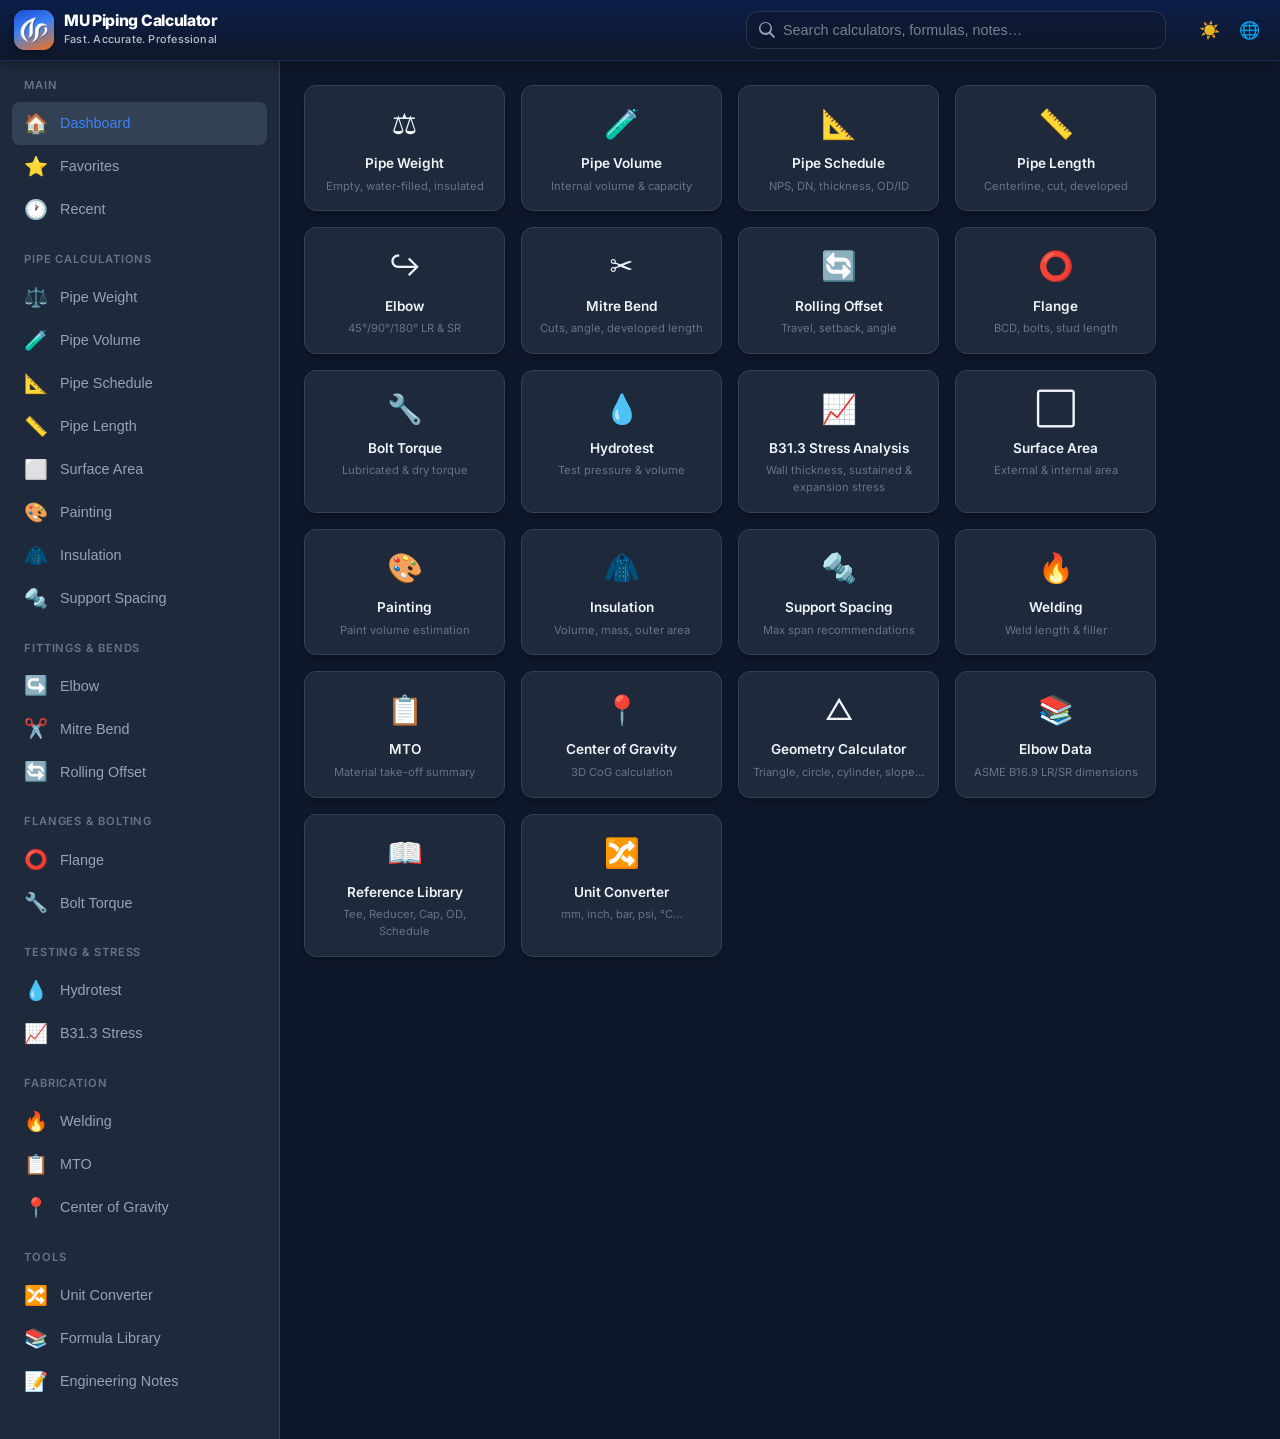
<file: index.html>
<!DOCTYPE html>
<html lang="en" data-theme="dark">
<head>
  <meta charset="UTF-8" />
  <meta name="viewport" content="width=device-width, initial-scale=1.0, viewport-fit=cover, maximum-scale=1" />
  <meta name="theme-color" content="#0f172a" />
  <meta name="theme-color" media="(prefers-color-scheme: dark)" content="#0f172a" />
  <meta name="description" content="MU Piping Calculator - Professional ASME piping tools for Oil & Gas, Petrochemical, Offshore, Refinery" />
  <meta name="apple-mobile-web-app-capable" content="yes" />
  <meta name="apple-mobile-web-app-status-bar-style" content="black-translucent" />
  <link rel="manifest" href="manifest.json" />
  <link rel="icon" type="image/png" sizes="192x192" href="icons/icon-192.png" />
  <link rel="icon" type="image/png" sizes="512x512" href="icons/icon-512.png" />
  <link rel="apple-touch-icon" href="icons/icon-192.png" />
  <link rel="icon" href="icons/icon-192.png" />
  <title>MU Piping Calculator</title>
  <link rel="preconnect" href="https://fonts.googleapis.com" />
  <link href="https://fonts.googleapis.com/css2?family=Inter:wght@400;500;600;700;800&family=JetBrains+Mono:wght@400;500&display=swap" rel="stylesheet" />
  <link rel="stylesheet" href="css/styles.css" />
</head>
<body>
  <!-- Header -->
  <header class="app-header">
    <a href="#" class="logo" onclick="showPage('dashboard'); return false;">
      <div class="logo-icon"><img src="icons/icon-192.png" alt="MU" width="40" height="40" style="display:block;width:100%;height:100%;object-fit:cover;border-radius:11px"/></div>
      <div class="logo-copy">
        <span class="logo-title">MU Piping Calculator</span>
        <span class="logo-tagline">Fast. Accurate. Professional</span>
      </div>
    </a>
    <div class="desktop-search-box" id="desktopSearchBox">
      <input type="search" id="desktopSearchInput" class="desktop-search-input" placeholder="Search calculators, formulas, notes…" autocomplete="off" />
      <div class="desktop-search-results" id="desktopSearchResults" style="display:none"></div>
    </div>
    <div class="header-actions">
      <button type="button" class="icon-btn" id="themeBtn" title="Theme" aria-label="Theme"><span id="themeIcon">☀️</span></button>
      <button type="button" class="icon-btn" id="langBtn" title="Language" aria-label="Language">🌐</button>
    </div>
  </header>

  <div class="lang-sheet" id="langSheet" hidden>
    <div class="lang-sheet-backdrop" id="langSheetBackdrop"></div>
    <div class="lang-sheet-panel">
      <div class="lang-sheet-title">Language / மொழி</div>
      <button type="button" class="lang-option" data-lang="en">English</button>
      <button type="button" class="lang-option" data-lang="hi">हिन्दी</button>
      <button type="button" class="lang-option" data-lang="pt">Português</button>
      <button type="button" class="lang-option" data-lang="ta">தமிழ்</button>
    </div>
  </div>

  
  <div class="unit-picker-sheet" id="unitPickerSheet" hidden>
    <div class="unit-picker-backdrop" id="unitPickerBackdrop"></div>
    <div class="unit-picker-panel">
      <div class="unit-picker-handle"></div>
      <div class="unit-picker-title">Select unit</div>
      <div class="unit-picker-search-wrap">
        <input type="search" id="unitPickerSearch" class="unit-picker-search" placeholder="Search units (inch, psi, kg…)" autocomplete="off" />
      </div>
      <div class="unit-picker-list" id="unitPickerList"></div>
    </div>
  </div>

  <!-- Search Overlay -->
  <div class="search-overlay" id="searchOverlay">
    <div class="search-box">
      <input type="text" class="search-input" id="searchInput" placeholder="Search calculators..." autofocus />
      <div class="search-results" id="searchResults"></div>
    </div>
  </div>

  <div class="app-container">
    <!-- Sidebar (Desktop) -->
    <aside class="sidebar" id="sidebar">
      <div class="sidebar-section">
        <div class="sidebar-title">Main</div>
        <button class="nav-item active" data-page="dashboard"><span class="icon">🏠</span> Dashboard</button>
        <button class="nav-item" data-page="favorites"><span class="icon">⭐</span> Favorites</button>
        <button class="nav-item" data-page="recent"><span class="icon">🕐</span> Recent</button>
      </div>
      <div class="sidebar-section">
        <div class="sidebar-title">Pipe Calculations</div>
        <button class="nav-item" data-page="pipe-weight"><span class="icon">⚖️</span> Pipe Weight</button>
        <button class="nav-item" data-page="pipe-volume"><span class="icon">🧪</span> Pipe Volume</button>
        <button class="nav-item" data-page="pipe-schedule"><span class="icon">📐</span> Pipe Schedule</button>
        <button class="nav-item" data-page="pipe-length"><span class="icon">📏</span> Pipe Length</button>
        <button class="nav-item" data-page="surface-area"><span class="icon">⬜</span> Surface Area</button>
        <button class="nav-item" data-page="painting"><span class="icon">🎨</span> Painting</button>
        <button class="nav-item" data-page="insulation"><span class="icon">🧥</span> Insulation</button>
        <button class="nav-item" data-page="support-spacing"><span class="icon">🔩</span> Support Spacing</button>
      </div>
      <div class="sidebar-section">
        <div class="sidebar-title">Fittings & Bends</div>
        <button class="nav-item" data-page="elbow"><span class="icon">↪️</span> Elbow</button>
        <button class="nav-item" data-page="mitre"><span class="icon">✂️</span> Mitre Bend</button>
        <button class="nav-item" data-page="rolling-offset"><span class="icon">🔄</span> Rolling Offset</button>
      </div>
      <div class="sidebar-section">
        <div class="sidebar-title">Flanges & Bolting</div>
        <button class="nav-item" data-page="flange"><span class="icon">⭕</span> Flange</button>
        <button class="nav-item" data-page="bolt-torque"><span class="icon">🔧</span> Bolt Torque</button>
      </div>
      <div class="sidebar-section">
        <div class="sidebar-title">Testing & Stress</div>
        <button class="nav-item" data-page="hydrotest"><span class="icon">💧</span> Hydrotest</button>
        <button class="nav-item" data-page="b31-3-stress"><span class="icon">📈</span> B31.3 Stress</button>
      </div>
      <div class="sidebar-section">
        <div class="sidebar-title">Fabrication</div>
        <button class="nav-item" data-page="welding"><span class="icon">🔥</span> Welding</button>
        <button class="nav-item" data-page="mto"><span class="icon">📋</span> MTO</button>
        <button class="nav-item" data-page="cog"><span class="icon">📍</span> Center of Gravity</button>
      </div>
      <div class="sidebar-section">
        <div class="sidebar-title">Tools</div>
        <button class="nav-item" data-page="unit-converter"><span class="icon">🔀</span> Unit Converter</button>
        <button class="nav-item" data-page="formula-library"><span class="icon">📚</span> Formula Library</button>
        <button class="nav-item" data-page="notes"><span class="icon">📝</span> Engineering Notes</button>
      </div>
    </aside>

    <!-- Main Content -->
    <main class="main-content" id="mainContent">
      <!-- Dashboard -->
      <div class="page active" id="page-dashboard">
        <div class="card-grid" id="dashboardGrid"></div>
      </div>

      <!-- Dynamic calculator pages will be injected here -->
      <div id="calcPages"></div>

      <!-- Favorites -->
      <div class="page" id="page-favorites">
        <h1 class="page-title">Favorites</h1>
        <p class="page-subtitle">Your starred calculators</p>
        <div class="card-grid" id="favoritesGrid"></div>
      </div>

      <!-- Recent -->
      <div class="page" id="page-recent">
        <h1 class="page-title">Recent Calculations</h1>
        <p class="page-subtitle">Last used calculators</p>
        <div id="recentList"></div>
      </div>

      <!-- Formula Library -->
      <div class="page" id="page-formula-library">
        <h1 class="page-title">Engineering Formula Library</h1>
        <p class="page-subtitle">ASME & industry standard formulas</p>
        <div id="formulaList"></div>
      </div>

      <!-- Notes -->
      <div class="page" id="page-notes">
        <h1 class="page-title">Engineering Notes</h1>
        <p class="page-subtitle">Quick reference & best practices</p>
        <div id="notesList"></div>
      </div>
    </main>
  </div>

  <!-- Bottom Navigation (Mobile) -->
  <nav class="bottom-nav">
    <button class="bottom-nav-item active" data-page="dashboard">
      <span class="icon">🏠</span>
      <span>Home</span>
    </button>
    <button class="bottom-nav-item" data-page="favorites">
      <span class="icon">⭐</span>
      <span>Fav</span>
    </button>
    <button class="bottom-nav-item" id="bottomSearch">
      <span class="icon">🔍</span>
      <span>Search</span>
    </button>
    <button class="bottom-nav-item" data-page="recent">
      <span class="icon">🕐</span>
      <span>Recent</span>
    </button>
    <button class="bottom-nav-item" data-page="formula-library">
      <span class="icon">📚</span>
      <span>Formulas</span>
    </button>
  </nav>

  <div class="toast" id="toast"></div>

  <script src="js/pipe-data.js"></script>
  <script src="js/calculators.js"></script>
  <script src="js/app.js"></script>
  <script>
    if ('serviceWorker' in navigator) {
      window.addEventListener('load', () => {
        navigator.serviceWorker.register('./sw.js').catch(() => {});
      });
    }
  </script>
</body>
</html>
</file>
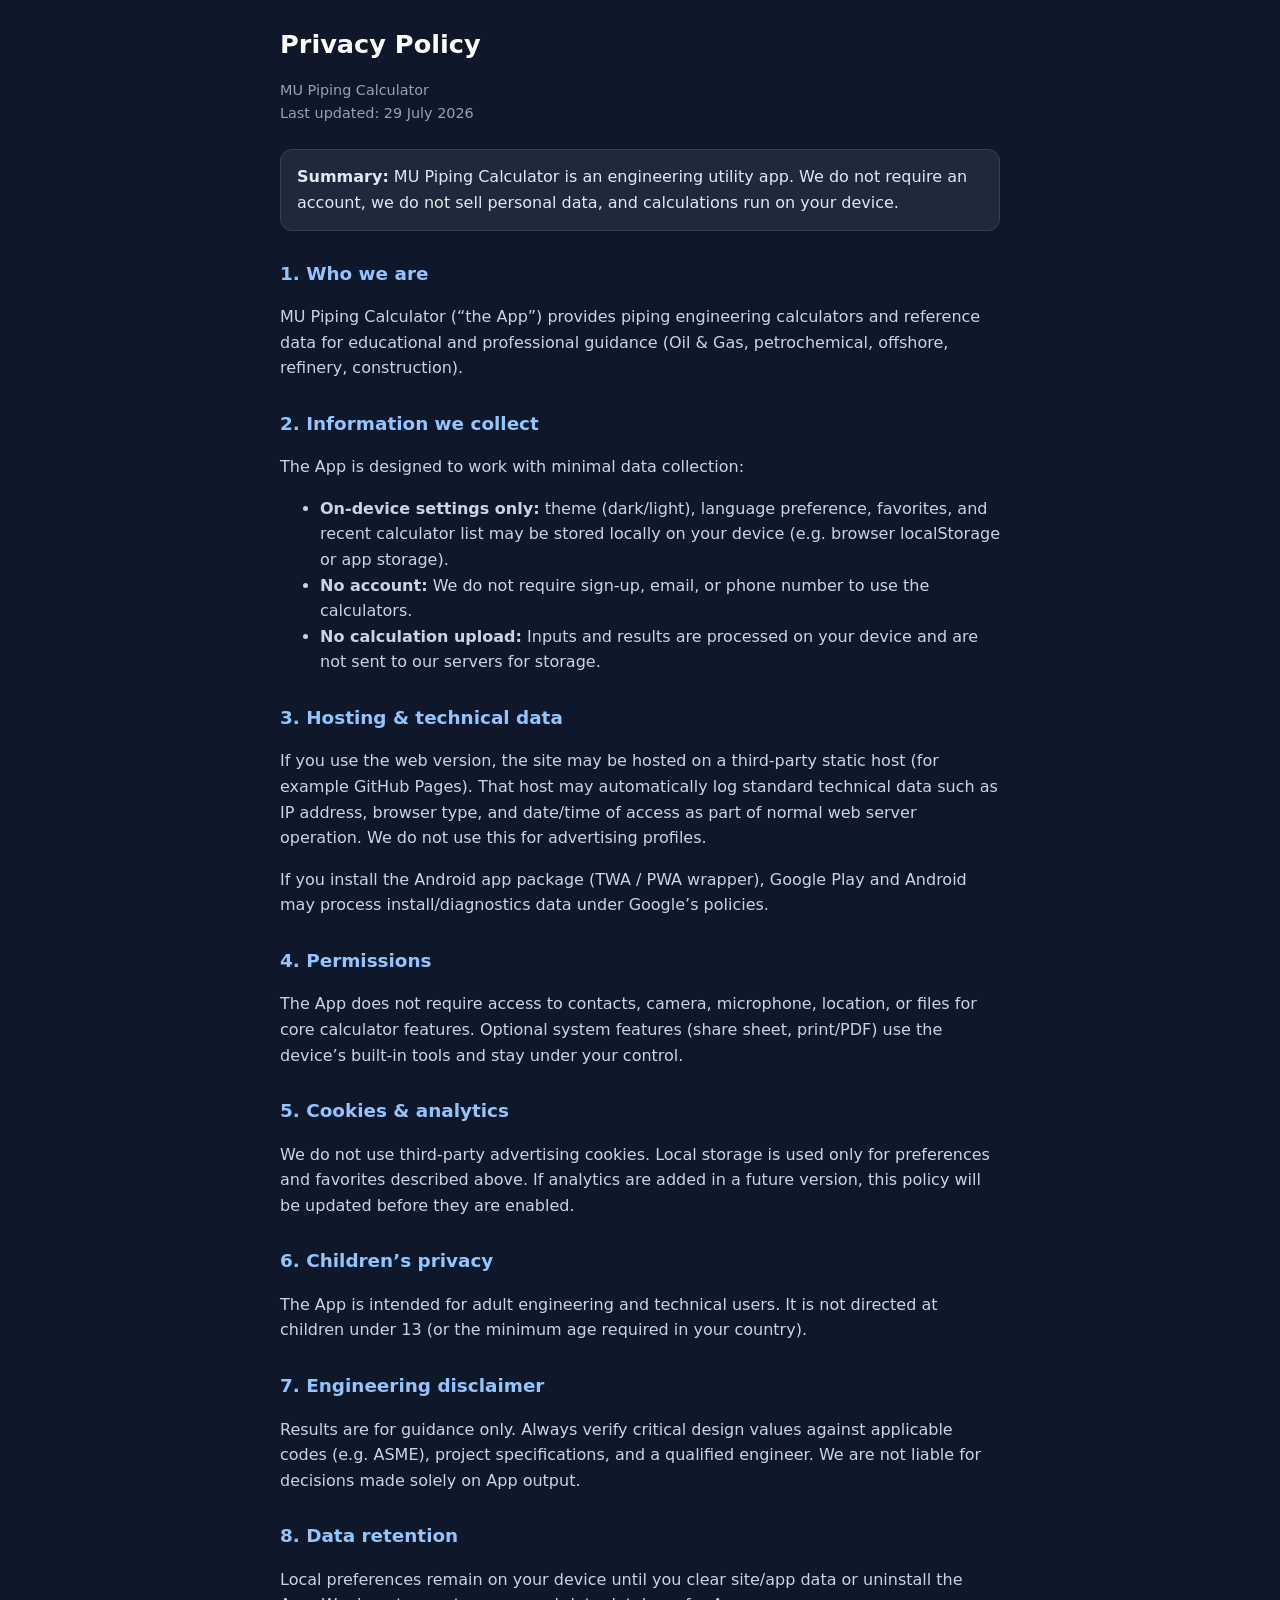
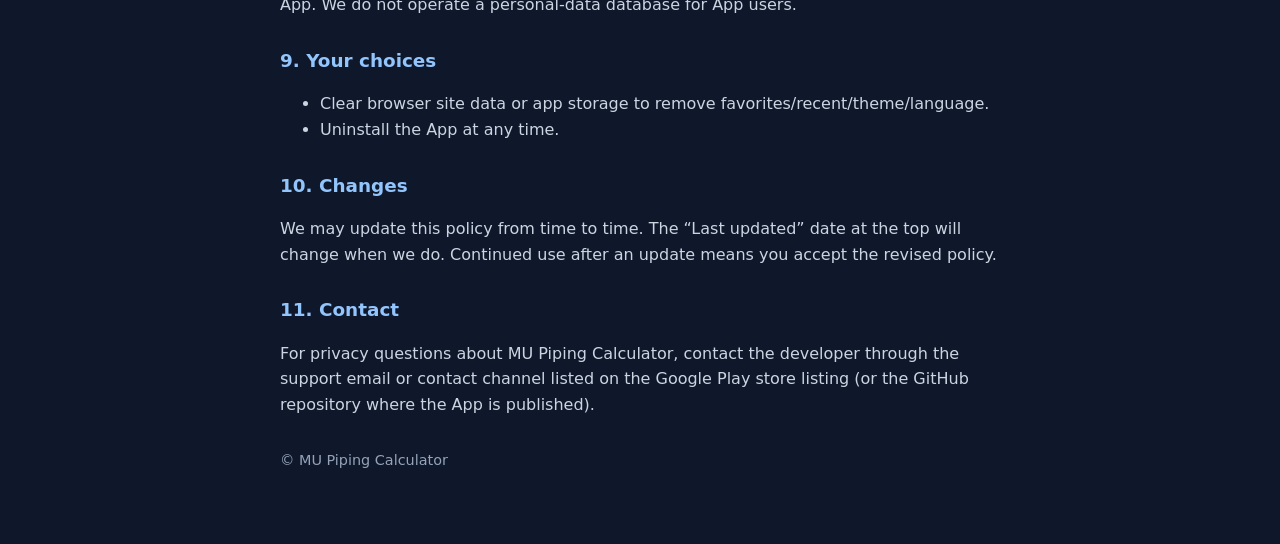
<file: privacy.html>
<!DOCTYPE html>
<html lang="en">
<head>
  <meta charset="UTF-8" />
  <meta name="viewport" content="width=device-width, initial-scale=1" />
  <title>Privacy Policy – MU Piping Calculator</title>
  <style>
    :root { color-scheme: dark light; }
    body {
      font-family: system-ui, -apple-system, Segoe UI, Roboto, sans-serif;
      line-height: 1.6;
      max-width: 720px;
      margin: 0 auto;
      padding: 24px 18px 48px;
      color: #e2e8f0;
      background: #0f172a;
    }
    h1 { font-size: 1.6rem; margin: 0 0 8px; color: #fff; }
    h2 { font-size: 1.15rem; margin-top: 28px; color: #93c5fd; }
    p, li { color: #cbd5e1; }
    a { color: #60a5fa; }
    .meta { color: #94a3b8; font-size: 0.9rem; margin-bottom: 24px; }
    .note {
      background: #1e293b;
      border: 1px solid #334155;
      border-radius: 12px;
      padding: 14px 16px;
      margin: 20px 0;
    }
  </style>
</head>
<body>
  <h1>Privacy Policy</h1>
  <p class="meta">MU Piping Calculator<br>Last updated: 29 July 2026</p>

  <div class="note">
    <strong>Summary:</strong> MU Piping Calculator is an engineering utility app.
    We do not require an account, we do not sell personal data, and calculations run on your device.
  </div>

  <h2>1. Who we are</h2>
  <p>
    MU Piping Calculator (“the App”) provides piping engineering calculators and reference data
    for educational and professional guidance (Oil &amp; Gas, petrochemical, offshore, refinery, construction).
  </p>

  <h2>2. Information we collect</h2>
  <p>The App is designed to work with minimal data collection:</p>
  <ul>
    <li><strong>On-device settings only:</strong> theme (dark/light), language preference, favorites, and recent calculator list may be stored locally on your device (e.g. browser localStorage or app storage).</li>
    <li><strong>No account:</strong> We do not require sign-up, email, or phone number to use the calculators.</li>
    <li><strong>No calculation upload:</strong> Inputs and results are processed on your device and are not sent to our servers for storage.</li>
  </ul>

  <h2>3. Hosting &amp; technical data</h2>
  <p>
    If you use the web version, the site may be hosted on a third-party static host (for example GitHub Pages).
    That host may automatically log standard technical data such as IP address, browser type, and date/time of access
    as part of normal web server operation. We do not use this for advertising profiles.
  </p>
  <p>
    If you install the Android app package (TWA / PWA wrapper), Google Play and Android may process
    install/diagnostics data under Google’s policies.
  </p>

  <h2>4. Permissions</h2>
  <p>
    The App does not require access to contacts, camera, microphone, location, or files for core calculator features.
    Optional system features (share sheet, print/PDF) use the device’s built-in tools and stay under your control.
  </p>

  <h2>5. Cookies &amp; analytics</h2>
  <p>
    We do not use third-party advertising cookies. Local storage is used only for preferences and favorites described above.
    If analytics are added in a future version, this policy will be updated before they are enabled.
  </p>

  <h2>6. Children’s privacy</h2>
  <p>
    The App is intended for adult engineering and technical users. It is not directed at children under 13
    (or the minimum age required in your country).
  </p>

  <h2>7. Engineering disclaimer</h2>
  <p>
    Results are for guidance only. Always verify critical design values against applicable codes
    (e.g. ASME), project specifications, and a qualified engineer. We are not liable for decisions
    made solely on App output.
  </p>

  <h2>8. Data retention</h2>
  <p>
    Local preferences remain on your device until you clear site/app data or uninstall the App.
    We do not operate a personal-data database for App users.
  </p>

  <h2>9. Your choices</h2>
  <ul>
    <li>Clear browser site data or app storage to remove favorites/recent/theme/language.</li>
    <li>Uninstall the App at any time.</li>
  </ul>

  <h2>10. Changes</h2>
  <p>
    We may update this policy from time to time. The “Last updated” date at the top will change when we do.
    Continued use after an update means you accept the revised policy.
  </p>

  <h2>11. Contact</h2>
  <p>
    For privacy questions about MU Piping Calculator, contact the developer through the
    support email or contact channel listed on the Google Play store listing
    (or the GitHub repository where the App is published).
  </p>

  <p class="meta" style="margin-top:32px">© MU Piping Calculator</p>
</body>
</html>
</file>
<file: css/styles.css>
:root {
  --bg-primary: #0f172a;
  --bg-secondary: #1e293b;
  --bg-card: #1e293b;
  --bg-input: #334155;
  --text-primary: #f1f5f9;
  --text-secondary: #94a3b8;
  --text-muted: #64748b;
  --accent: #3b82f6;
  --accent-hover: #2563eb;
  --accent-orange: #f97316;
  --accent-green: #22c55e;
  --border: #334155;
  --shadow: 0 4px 6px -1px rgba(0,0,0,0.3);
  --radius: 12px;
  --radius-sm: 8px;
  --success: #22c55e;
  --warning: #eab308;
  --danger: #ef4444;
  --font: 'Inter', system-ui, -apple-system, sans-serif;
  --header-h: 56px;
  --nav-h: 64px;
}

[data-theme="light"] {
  --bg-primary: #f8fafc;
  --bg-secondary: #ffffff;
  --bg-card: #ffffff;
  --bg-input: #f1f5f9;
  --text-primary: #0f172a;
  --text-secondary: #475569;
  --text-muted: #94a3b8;
  --border: #e2e8f0;
  --shadow: 0 4px 6px -1px rgba(0,0,0,0.08);
}

* {
  box-sizing: border-box;
  margin: 0;
  padding: 0;
  -webkit-tap-highlight-color: transparent;
}

html {
  font-size: 16px;
  scroll-behavior: smooth;
}

body {
  font-family: var(--font);
  background: var(--bg-primary);
  color: var(--text-primary);
  min-height: 100dvh;
  line-height: 1.5;
  overflow-x: hidden;
}

/* Header */
.app-header {
  position: sticky;
  top: 0;
  z-index: 100;
  height: var(--header-h);
  background: var(--bg-secondary);
  border-bottom: 1px solid var(--border);
  display: flex;
  align-items: center;
  justify-content: space-between;
  padding: 0 12px 0 14px;
  gap: 8px;
  box-shadow: var(--shadow);
}

.logo {
  display: flex;
  align-items: center;
  gap: 10px;
  font-weight: 700;
  font-size: 1.1rem;
  color: var(--text-primary);
  text-decoration: none;
}

.logo-icon {
  width: 36px;
  height: 36px;
  background: linear-gradient(135deg, var(--accent), var(--accent-orange));
  border-radius: 10px;
  display: flex;
  align-items: center;
  justify-content: center;
  font-size: 18px;
  color: white;
  font-weight: 800;
}

.header-actions {
  display: flex;
  align-items: center;
  gap: 10px;
  flex-shrink: 0;
}

.header-tools {
  display: flex;
  align-items: center;
  gap: 2px;
  background: var(--bg-input);
  border: 1px solid var(--border);
  border-radius: 12px;
  padding: 3px;
}

.icon-btn {
  width: 36px;
  height: 36px;
  border: none;
  background: transparent;
  color: var(--text-primary);
  border-radius: 9px;
  display: flex;
  align-items: center;
  justify-content: center;
  cursor: pointer;
  transition: all 0.15s ease;
  font-size: 16px;
  line-height: 1;
  padding: 0;
}

.icon-btn:hover, .icon-btn:active {
  background: var(--accent);
  color: white;
}

.logo-text {
  white-space: nowrap;
  overflow: hidden;
  text-overflow: ellipsis;
  max-width: 42vw;
}

@media (max-width: 380px) {
  .logo-text { max-width: 28vw; font-size: 0.95rem; }
  .lang-select { max-width: 88px; font-size: 11px; min-width: 72px; padding: 6px 6px; }
  .icon-btn { width: 34px; height: 34px; font-size: 15px; }
}

/* Search */
.search-overlay {
  display: none;
  position: fixed;
  inset: 0;
  background: rgba(0,0,0,0.6);
  z-index: 200;
  padding: 16px;
}

.search-overlay.active {
  display: flex;
  flex-direction: column;
}

.search-box {
  background: var(--bg-card);
  border-radius: var(--radius);
  padding: 16px;
  max-width: 600px;
  width: 100%;
  margin: 60px auto 0;
}

.search-input {
  width: 100%;
  padding: 14px 16px;
  font-size: 1.1rem;
  border: 2px solid var(--border);
  border-radius: var(--radius-sm);
  background: var(--bg-input);
  color: var(--text-primary);
  outline: none;
}

.search-input:focus {
  border-color: var(--accent);
}

.search-results {
  margin-top: 12px;
  max-height: 60vh;
  overflow-y: auto;
}

.search-item {
  padding: 12px 16px;
  border-radius: var(--radius-sm);
  cursor: pointer;
  display: flex;
  align-items: center;
  gap: 12px;
  transition: background 0.15s;
}

.search-item:hover {
  background: var(--bg-input);
}

/* Main Layout */
.app-container {
  display: flex;
  min-height: calc(100dvh - var(--header-h));
}

.sidebar {
  display: none;
  width: 280px;
  background: var(--bg-secondary);
  border-right: 1px solid var(--border);
  padding: 16px 12px;
  overflow-y: auto;
  flex-shrink: 0;
}

.sidebar-section {
  margin-bottom: 20px;
}

.sidebar-title {
  font-size: 0.7rem;
  text-transform: uppercase;
  letter-spacing: 0.08em;
  color: var(--text-muted);
  padding: 0 12px 8px;
  font-weight: 600;
}

.nav-item {
  display: flex;
  align-items: center;
  gap: 12px;
  padding: 10px 12px;
  border-radius: var(--radius-sm);
  color: var(--text-secondary);
  text-decoration: none;
  font-size: 0.9rem;
  font-weight: 500;
  cursor: pointer;
  transition: all 0.15s;
  border: none;
  background: none;
  width: 100%;
  text-align: left;
}

.nav-item:hover, .nav-item.active {
  background: var(--bg-input);
  color: var(--accent);
}

.nav-item .icon {
  font-size: 1.2rem;
  width: 24px;
  text-align: center;
}

.main-content {
  flex: 1;
  padding: 16px;
  padding-bottom: calc(var(--nav-h) + 24px);
  max-width: 100%;
  overflow-x: hidden;
}

/* Dashboard */
.page {
  display: none;
  animation: fadeIn 0.25s ease;
}

.page.active {
  display: block;
}

@keyframes fadeIn {
  from { opacity: 0; transform: translateY(8px); }
  to { opacity: 1; transform: translateY(0); }
}

.page-title {
  font-size: 1.5rem;
  font-weight: 700;
  margin-bottom: 4px;
}

.page-subtitle {
  color: var(--text-secondary);
  font-size: 0.9rem;
  margin-bottom: 20px;
}

.card-grid {
  display: grid;
  grid-template-columns: repeat(auto-fill, minmax(150px, 1fr));
  gap: 12px;
}

.calc-card {
  background: var(--bg-card);
  border: 1px solid var(--border);
  border-radius: var(--radius);
  padding: 16px 12px;
  text-align: center;
  cursor: pointer;
  transition: all 0.2s;
  box-shadow: var(--shadow);
}

.calc-card:hover, .calc-card:active {
  border-color: var(--accent);
  transform: translateY(-2px);
  box-shadow: 0 8px 16px -4px rgba(59,130,246,0.25);
}

.calc-card .card-icon {
  font-size: 1.8rem;
  margin-bottom: 8px;
}

.calc-card .card-title {
  font-size: 0.85rem;
  font-weight: 600;
  color: var(--text-primary);
}

.calc-card .card-desc {
  font-size: 0.7rem;
  color: var(--text-muted);
  margin-top: 4px;
}

/* Calculator Form */
.calc-header {
  display: flex;
  align-items: center;
  gap: 12px;
  margin-bottom: 20px;
}

.back-btn {
  width: 40px;
  height: 40px;
  border-radius: 10px;
  border: 1px solid var(--border);
  background: var(--bg-input);
  color: var(--text-primary);
  display: flex;
  align-items: center;
  justify-content: center;
  cursor: pointer;
  font-size: 1.2rem;
}

.calc-form {
  background: var(--bg-card);
  border: 1px solid var(--border);
  border-radius: var(--radius);
  padding: 20px 16px;
  margin-bottom: 16px;
}

.form-group {
  margin-bottom: 16px;
}

.form-group label {
  display: block;
  font-size: 0.85rem;
  font-weight: 600;
  color: var(--text-secondary);
  margin-bottom: 6px;
}

.form-row {
  display: flex;
  gap: 12px;
  flex-wrap: wrap;
}

.form-row .form-group {
  flex: 1;
  min-width: 120px;
}

input[type="number"],
input[type="text"],
select {
  width: 100%;
  padding: 14px 16px;
  font-size: 1.05rem;
  border: 2px solid var(--border);
  border-radius: var(--radius-sm);
  background: var(--bg-input);
  color: var(--text-primary);
  outline: none;
  transition: border-color 0.15s;
  -moz-appearance: textfield;
}

input[type="number"]::-webkit-outer-spin-button,
input[type="number"]::-webkit-inner-spin-button {
  -webkit-appearance: none;
}

input:focus, select:focus {
  border-color: var(--accent);
}

.unit-label {
  font-size: 0.8rem;
  color: var(--text-muted);
  margin-top: 4px;
}

.btn-group {
  display: flex;
  gap: 10px;
  flex-wrap: wrap;
  margin-top: 8px;
}

.btn {
  padding: 14px 20px;
  font-size: 1rem;
  font-weight: 600;
  border: none;
  border-radius: var(--radius-sm);
  cursor: pointer;
  transition: all 0.15s;
  display: inline-flex;
  align-items: center;
  justify-content: center;
  gap: 8px;
  flex: 1;
  min-width: 100px;
}

.btn-primary {
  background: var(--accent);
  color: white;
}

.btn-primary:hover {
  background: var(--accent-hover);
}

.btn-secondary {
  background: var(--bg-input);
  color: var(--text-primary);
  border: 1px solid var(--border);
}

.btn-orange {
  background: var(--accent-orange);
  color: white;
}

.btn-success {
  background: var(--success);
  color: white;
}

/* Results */
.results-panel {
  background: var(--bg-card);
  border: 1px solid var(--border);
  border-radius: var(--radius);
  padding: 20px 16px;
  margin-bottom: 16px;
  display: none;
}

.results-panel.visible {
  display: block;
  animation: fadeIn 0.3s ease;
}

.results-title {
  font-size: 1.1rem;
  font-weight: 700;
  margin-bottom: 16px;
  display: flex;
  align-items: center;
  gap: 8px;
}

.result-item {
  display: flex;
  justify-content: space-between;
  align-items: flex-start;
  padding: 12px 0;
  border-bottom: 1px solid var(--border);
}

.result-item:last-child {
  border-bottom: none;
}

.result-label {
  font-size: 0.9rem;
  color: var(--text-secondary);
  flex: 1;
}

.result-value {
  font-size: 1.1rem;
  font-weight: 700;
  color: var(--accent);
  text-align: right;
}

.result-unit {
  font-size: 0.8rem;
  color: var(--text-muted);
  font-weight: 500;
  margin-left: 4px;
}

.formula-box {
  background: var(--bg-input);
  border-radius: var(--radius-sm);
  padding: 12px 14px;
  margin: 12px 0;
  font-family: 'JetBrains Mono', 'Fira Code', monospace;
  font-size: 0.85rem;
  color: var(--text-secondary);
  overflow-x: auto;
  white-space: pre-wrap;
  border-left: 3px solid var(--accent);
}

.step-box {
  margin-top: 16px;
}

.step {
  padding: 8px 0;
  font-size: 0.9rem;
  color: var(--text-secondary);
}

.step strong {
  color: var(--text-primary);
}

/* Action bar for results */
.action-bar {
  display: flex;
  gap: 8px;
  flex-wrap: wrap;
  margin-top: 16px;
}

.action-bar .btn {
  flex: 1;
  min-width: 80px;
  padding: 12px;
  font-size: 0.9rem;
}

/* Bottom Nav (Mobile) */
.bottom-nav {
  position: fixed;
  bottom: 0;
  left: 0;
  right: 0;
  height: var(--nav-h);
  background: var(--bg-secondary);
  border-top: 1px solid var(--border);
  display: flex;
  justify-content: space-around;
  align-items: center;
  z-index: 90;
  padding-bottom: env(safe-area-inset-bottom);
}

.bottom-nav-item {
  display: flex;
  flex-direction: column;
  align-items: center;
  gap: 2px;
  color: var(--text-muted);
  font-size: 0.65rem;
  font-weight: 500;
  background: none;
  border: none;
  cursor: pointer;
  padding: 6px 12px;
  transition: color 0.15s;
}

.bottom-nav-item.active {
  color: var(--accent);
}

.bottom-nav-item .icon {
  font-size: 1.4rem;
}

/* Favorites badge */
.fav-btn.active {
  color: var(--accent-orange);
}

/* Notes & Library */
.note-card, .formula-card {
  background: var(--bg-card);
  border: 1px solid var(--border);
  border-radius: var(--radius);
  padding: 16px;
  margin-bottom: 12px;
}

.note-card h3, .formula-card h3 {
  font-size: 1rem;
  margin-bottom: 8px;
}

.note-card p, .formula-card p {
  font-size: 0.9rem;
  color: var(--text-secondary);
}

/* Toast */
.toast {
  position: fixed;
  bottom: calc(var(--nav-h) + 20px);
  left: 50%;
  transform: translateX(-50%) translateY(100px);
  background: var(--bg-secondary);
  color: var(--text-primary);
  padding: 12px 24px;
  border-radius: 50px;
  box-shadow: var(--shadow);
  border: 1px solid var(--border);
  z-index: 300;
  opacity: 0;
  transition: all 0.3s;
  font-size: 0.9rem;
  font-weight: 500;
  white-space: nowrap;
}

.toast.show {
  opacity: 1;
  transform: translateX(-50%) translateY(0);
}

/* Desktop */
@media (min-width: 768px) {
  .sidebar {
    display: block;
  }
  .bottom-nav {
    display: none;
  }
  .main-content {
    padding: 24px;
    padding-bottom: 24px;
  }
  .card-grid {
    grid-template-columns: repeat(auto-fill, minmax(180px, 1fr));
    gap: 16px;
  }
  .calc-form, .results-panel {
    padding: 24px;
  }
}

@media (min-width: 1024px) {
  .main-content {
    max-width: 900px;
  }
}

/* Print / PDF */
@media print {
  .app-header, .sidebar, .bottom-nav, .btn, .action-bar, .back-btn {
    display: none !important;
  }
  .main-content {
    padding: 0;
  }
  body {
    background: white;
    color: black;
  }
}

/* Loading */
.loading {
  display: flex;
  justify-content: center;
  padding: 40px;
}

.spinner {
  width: 40px;
  height: 40px;
  border: 3px solid var(--border);
  border-top-color: var(--accent);
  border-radius: 50%;
  animation: spin 0.8s linear infinite;
}

@keyframes spin {
  to { transform: rotate(360deg); }
}

/* Empty state */
.empty-state {
  text-align: center;
  padding: 40px 20px;
  color: var(--text-muted);
}

.empty-state .icon {
  font-size: 3rem;
  margin-bottom: 12px;
}

.lang-select {
  appearance: none;
  -webkit-appearance: none;
  background: var(--bg-input) url("data:image/svg+xml,%3Csvg xmlns='http://www.w3.org/2000/svg' width='12' height='12' viewBox='0 0 24 24' fill='none' stroke='%9494a3' stroke-width='2.5'%3E%3Cpath d='M6 9l6 6 6-6'/%3E%3C/svg%3E") no-repeat right 8px center;
  color: var(--text-primary);
  border: 1px solid var(--border);
  border-radius: 12px;
  padding: 0 28px 0 12px;
  font-size: 12px;
  font-weight: 600;
  cursor: pointer;
  height: 42px;
  min-width: 100px;
  max-width: 130px;
  line-height: 42px;
}
.lang-select:focus {
  outline: none;
  border-color: var(--accent);
  box-shadow: 0 0 0 2px rgba(59,130,246,0.25);
}
.lang-select:hover {
  border-color: var(--accent);
}


/* ===== Header brand (title + tagline) ===== */
.app-header {
  position: sticky;
  top: 0;
  z-index: 100;
  min-height: var(--header-h);
  background: linear-gradient(135deg, #1d4ed8 0%, #1e3a8a 55%, #0f172a 100%);
  border-bottom: none;
  display: flex;
  align-items: center;
  justify-content: flex-start;
  padding: 12px 16px;
  box-shadow: 0 4px 20px rgba(0,0,0,0.25);
}

.logo {
  display: flex;
  align-items: center;
  gap: 12px;
  text-decoration: none;
  color: #fff;
  min-width: 0;
}

.logo-icon {
  width: 44px;
  height: 44px;
  border-radius: 12px;
  flex-shrink: 0;
  overflow: hidden;
  box-shadow: 0 2px 10px rgba(0,0,0,0.25);
}

.logo-copy {
  display: flex;
  flex-direction: column;
  gap: 2px;
  min-width: 0;
}

.logo-title {
  font-weight: 800;
  font-size: 1.15rem;
  letter-spacing: -0.02em;
  color: #fff;
  line-height: 1.2;
  white-space: nowrap;
  overflow: hidden;
  text-overflow: ellipsis;
}

.logo-tagline {
  font-size: 0.75rem;
  font-weight: 500;
  color: rgba(255,255,255,0.78);
  letter-spacing: 0.02em;
  white-space: nowrap;
  overflow: hidden;
  text-overflow: ellipsis;
}

/* ===== Quick action tiles ===== */
.quick-actions {
  display: grid;
  grid-template-columns: repeat(4, 1fr);
  gap: 10px;
  padding: 12px 14px 8px;
  background: var(--bg-primary);
}

.qa-btn {
  display: flex;
  flex-direction: column;
  align-items: center;
  justify-content: center;
  gap: 6px;
  padding: 12px 6px;
  border: 1px solid var(--border);
  border-radius: 14px;
  background: var(--bg-secondary);
  color: var(--text-primary);
  cursor: pointer;
  transition: transform 0.15s ease, background 0.15s ease, border-color 0.15s ease;
  box-shadow: 0 2px 8px rgba(0,0,0,0.12);
  min-height: 72px;
}

.qa-btn:hover, .qa-btn:active {
  border-color: var(--accent);
  background: var(--bg-input);
  transform: translateY(-1px);
}

.qa-icon {
  font-size: 1.35rem;
  line-height: 1;
}

.qa-label {
  font-size: 0.7rem;
  font-weight: 600;
  color: var(--text-muted);
  letter-spacing: 0.01em;
}

.qa-btn:hover .qa-label, .qa-btn:active .qa-label {
  color: var(--text-primary);
}

/* Language bottom sheet */
.lang-sheet[hidden] { display: none !important; }
.lang-sheet {
  position: fixed;
  inset: 0;
  z-index: 300;
  display: flex;
  align-items: flex-end;
  justify-content: center;
}
.lang-sheet-backdrop {
  position: absolute;
  inset: 0;
  background: rgba(0,0,0,0.55);
}
.lang-sheet-panel {
  position: relative;
  width: 100%;
  max-width: 420px;
  background: var(--bg-secondary);
  border-radius: 18px 18px 0 0;
  padding: 16px 16px 28px;
  border: 1px solid var(--border);
  box-shadow: 0 -8px 30px rgba(0,0,0,0.35);
}
.lang-sheet-title {
  font-weight: 700;
  font-size: 0.95rem;
  margin-bottom: 12px;
  color: var(--text-primary);
  text-align: center;
}
.lang-option {
  display: block;
  width: 100%;
  text-align: left;
  padding: 14px 16px;
  margin-bottom: 8px;
  border-radius: 12px;
  border: 1px solid var(--border);
  background: var(--bg-input);
  color: var(--text-primary);
  font-size: 1rem;
  font-weight: 600;
  cursor: pointer;
}
.lang-option:hover, .lang-option.active {
  border-color: var(--accent);
  background: rgba(59,130,246,0.15);
}

@media (min-width: 768px) {
  .quick-actions {
    max-width: 520px;
    margin: 0 auto;
  }
  .logo-title { font-size: 1.25rem; }
}


/* Compact brand header (screenshot style) */
.app-header {
  position: sticky;
  top: 0;
  z-index: 100;
  min-height: 56px;
  height: auto;
  background: linear-gradient(180deg, #0b1f4a 0%, #0f172a 100%);
  border-bottom: 1px solid rgba(255,255,255,0.06);
  display: flex;
  align-items: center;
  justify-content: space-between;
  padding: 10px 12px 10px 14px;
  gap: 8px;
  box-shadow: 0 2px 12px rgba(0,0,0,0.35);
}

.logo {
  display: flex;
  align-items: center;
  gap: 10px;
  text-decoration: none;
  color: #fff;
  min-width: 0;
  flex: 1;
}

.logo-icon {
  width: 40px;
  height: 40px;
  border-radius: 11px;
  flex-shrink: 0;
  overflow: hidden;
}

.logo-copy {
  display: flex;
  flex-direction: column;
  gap: 1px;
  min-width: 0;
}

.logo-title {
  font-weight: 800;
  font-size: 0.98rem;
  color: #fff;
  line-height: 1.15;
  white-space: nowrap;
  overflow: hidden;
  text-overflow: ellipsis;
}

.logo-tagline {
  font-size: 0.68rem;
  font-weight: 500;
  color: rgba(255,255,255,0.72);
  white-space: nowrap;
  overflow: hidden;
  text-overflow: ellipsis;
}

.header-actions {
  display: flex;
  align-items: center;
  gap: 2px;
  flex-shrink: 0;
}

.header-actions .icon-btn {
  width: 38px;
  height: 38px;
  border: none;
  background: transparent;
  color: rgba(255,255,255,0.92);
  border-radius: 10px;
  display: flex;
  align-items: center;
  justify-content: center;
  font-size: 17px;
  cursor: pointer;
  padding: 0;
}

.header-actions .icon-btn:hover,
.header-actions .icon-btn:active {
  background: rgba(255,255,255,0.12);
  color: #fff;
}

/* hide old quick-actions if any remnant */
.quick-actions { display: none !important; }

#page-dashboard > .page-title,
#page-dashboard > .page-subtitle {
  display: none !important;
}

.formula-cat {
  font-size: 0.75rem;
  font-weight: 700;
  text-transform: uppercase;
  letter-spacing: 0.06em;
  color: var(--accent, #3b82f6);
  margin: 18px 4px 8px;
}
.formula-sketch {
  margin: 10px 0;
  padding: 8px;
  background: var(--bg-elevated, #1e293b);
  border-radius: 12px;
  border: 1px solid var(--border, #334155);
  text-align: center;
}
.formula-vars, .formula-ref {
  font-size: 0.85rem;
  color: var(--text-muted, #94a3b8);
  margin: 8px 0 0;
  line-height: 1.45;
}
.formula-ref {
  color: #93c5fd;
}
.formula-card {
  margin-bottom: 12px;
}

/* Desktop / tablet search in header */
.desktop-search-box {
  display: none;
  flex: 1;
  max-width: 420px;
  margin: 0 16px;
  position: relative;
}
.desktop-search-input {
  width: 100%;
  padding: 10px 14px 10px 36px;
  border-radius: 12px;
  border: 1px solid rgba(255,255,255,0.12);
  background: rgba(15,23,42,0.55) url("data:image/svg+xml,%3Csvg xmlns='http://www.w3.org/2000/svg' width='16' height='16' fill='%2394a3b8' viewBox='0 0 16 16'%3E%3Cpath d='M11.742 10.344a6.5 6.5 0 1 0-1.397 1.398h-.001l3.85 3.85a1 1 0 0 0 1.415-1.414l-3.85-3.85zm-5.242.656a5 5 0 1 1 0-10 5 5 0 0 1 0 10z'/%3E%3C/svg%3E") no-repeat 12px center;
  color: #fff;
  font-size: 0.9rem;
  outline: none;
}
.desktop-search-input::placeholder { color: rgba(255,255,255,0.45); }
.desktop-search-input:focus {
  border-color: rgba(96,165,250,0.6);
  background-color: rgba(15,23,42,0.85);
}
.desktop-search-results {
  position: absolute;
  top: calc(100% + 6px);
  left: 0;
  right: 0;
  max-height: 360px;
  overflow-y: auto;
  background: var(--bg-secondary, #1e293b);
  border: 1px solid var(--border, #334155);
  border-radius: 12px;
  box-shadow: 0 12px 40px rgba(0,0,0,0.45);
  z-index: 200;
}
.desktop-search-results .search-item {
  display: flex;
  gap: 12px;
  align-items: flex-start;
  padding: 10px 14px;
  cursor: pointer;
  border-bottom: 1px solid var(--border, #334155);
  color: var(--text-primary, #e2e8f0);
}
.desktop-search-results .search-item:hover {
  background: rgba(59,130,246,0.12);
}
.desktop-search-results .search-item:last-child { border-bottom: none; }

@media (min-width: 768px) {
  .desktop-search-box { display: block; }
}
@media (max-width: 767px) {
  .desktop-search-box { display: none !important; }
}

/* Unit picker (Material-style bottom sheet) */
.unit-pick-btn {
  width: 100%;
  text-align: left;
  padding: 14px 16px;
  border-radius: 12px;
  border: 1px solid var(--border);
  background: var(--bg-input, var(--bg-secondary));
  color: var(--text-primary);
  font-size: 1.05rem;
  font-weight: 600;
  cursor: pointer;
  min-height: 48px;
}
.unit-pick-btn:hover, .unit-pick-btn:focus {
  border-color: var(--accent);
  outline: none;
}
.unit-picker-sheet[hidden] { display: none !important; }
.unit-picker-sheet {
  position: fixed;
  inset: 0;
  z-index: 400;
  display: flex;
  align-items: flex-end;
  justify-content: center;
}
.unit-picker-backdrop {
  position: absolute;
  inset: 0;
  background: rgba(0,0,0,0.5);
}
.unit-picker-panel {
  position: relative;
  width: 100%;
  max-width: 480px;
  max-height: min(78vh, 640px);
  background: var(--bg-secondary, #1e293b);
  border-radius: 20px 20px 0 0;
  border: 1px solid var(--border);
  display: flex;
  flex-direction: column;
  box-shadow: 0 -8px 40px rgba(0,0,0,0.4);
  padding-bottom: env(safe-area-inset-bottom, 8px);
}
.unit-picker-handle {
  width: 40px;
  height: 4px;
  border-radius: 2px;
  background: var(--border);
  margin: 10px auto 6px;
}
.unit-picker-title {
  font-weight: 700;
  font-size: 1rem;
  text-align: center;
  padding: 4px 16px 10px;
  color: var(--text-primary);
}
.unit-picker-search-wrap { padding: 0 14px 10px; }
.unit-picker-search {
  width: 100%;
  padding: 12px 14px;
  border-radius: 12px;
  border: 1px solid var(--border);
  background: var(--bg-input, var(--bg-primary));
  color: var(--text-primary);
  font-size: 0.95rem;
}
.unit-picker-search:focus {
  outline: none;
  border-color: var(--accent);
}
.unit-picker-list {
  overflow-y: auto;
  -webkit-overflow-scrolling: touch;
  padding: 0 8px 16px;
  flex: 1;
}
.up-cat {
  font-size: 0.7rem;
  font-weight: 700;
  text-transform: uppercase;
  letter-spacing: 0.06em;
  color: var(--accent, #3b82f6);
  padding: 14px 12px 6px;
  margin-top: 4px;
  border-top: 1px solid var(--border);
  background: transparent;
}
.up-cat:first-child { border-top: none; margin-top: 0; }
.up-item {
  display: flex;
  flex-direction: column;
  align-items: flex-start;
  gap: 2px;
  width: 100%;
  text-align: left;
  padding: 12px 14px;
  border: none;
  border-radius: 10px;
  background: transparent;
  color: var(--text-primary);
  cursor: pointer;
  min-height: 48px;
}
.up-item:hover, .up-item:active {
  background: rgba(59,130,246,0.1);
}
.up-item.selected {
  background: rgba(59,130,246,0.18);
}
.up-item.selected .up-item-main {
  color: var(--accent, #60a5fa);
}
.up-item-main {
  font-weight: 600;
  font-size: 0.98rem;
}
.up-item-sub {
  font-size: 0.78rem;
  color: var(--text-muted);
}
.up-empty {
  padding: 24px;
  text-align: center;
  color: var(--text-muted);
}
@media (min-width: 768px) {
  .unit-picker-sheet { align-items: center; }
  .unit-picker-panel {
    border-radius: 16px;
    max-height: 70vh;
  }
  .unit-picker-handle { display: none; }
}


/* ===== Custom MU Select (replaces native <select> UI only) ===== */
select.mu-native-hidden {
  position: absolute !important;
  opacity: 0 !important;
  pointer-events: none !important;
  width: 1px !important;
  height: 1px !important;
  margin: -1px !important;
  padding: 0 !important;
  border: 0 !important;
  clip: rect(0,0,0,0) !important;
}
.mu-select {
  position: relative;
  width: 100%;
  font-family: inherit;
}
.mu-select-trigger {
  width: 100%;
  display: flex;
  align-items: center;
  justify-content: space-between;
  gap: 8px;
  padding: 14px 16px;
  min-height: 48px;
  border-radius: 14px;
  border: 2px solid var(--border);
  background: var(--bg-input);
  color: var(--text-primary);
  font-size: 1rem;
  font-weight: 500;
  cursor: pointer;
  text-align: left;
  transition: border-color 0.15s, box-shadow 0.15s;
  -webkit-tap-highlight-color: transparent;
}
.mu-select-trigger:hover {
  border-color: color-mix(in srgb, var(--accent) 50%, var(--border));
}
.mu-select.open .mu-select-trigger,
.mu-select-trigger:focus {
  outline: none;
  border-color: var(--accent);
  box-shadow: 0 0 0 3px rgba(59,130,246,0.2);
}
.mu-select-trigger .mu-select-value {
  flex: 1;
  overflow: hidden;
  text-overflow: ellipsis;
  white-space: nowrap;
}
.mu-select-chevron {
  flex-shrink: 0;
  width: 18px;
  height: 18px;
  opacity: 0.7;
  transition: transform 0.2s ease;
}
.mu-select.open .mu-select-chevron {
  transform: rotate(180deg);
}
.mu-select-panel {
  position: absolute;
  left: 0;
  right: 0;
  top: calc(100% + 6px);
  z-index: 250;
  max-height: min(320px, 50vh);
  display: flex;
  flex-direction: column;
  background: var(--bg-secondary, #1e293b);
  border: 1px solid var(--border);
  border-radius: 14px;
  box-shadow: 0 12px 40px rgba(0,0,0,0.4);
  opacity: 0;
  transform: translateY(-6px) scale(0.98);
  pointer-events: none;
  transition: opacity 0.2s ease, transform 0.2s ease;
  overflow: hidden;
}
.mu-select.open .mu-select-panel {
  opacity: 1;
  transform: translateY(0) scale(1);
  pointer-events: auto;
}
.mu-select-search {
  margin: 10px 10px 6px;
  padding: 10px 12px;
  border-radius: 10px;
  border: 1px solid var(--border);
  background: var(--bg-input);
  color: var(--text-primary);
  font-size: 0.9rem;
  flex-shrink: 0;
}
.mu-select-search:focus {
  outline: none;
  border-color: var(--accent);
}
.mu-select-options {
  overflow-y: auto;
  -webkit-overflow-scrolling: touch;
  padding: 4px 6px 10px;
  flex: 1;
}
.mu-select-group {
  font-size: 0.68rem;
  font-weight: 700;
  text-transform: uppercase;
  letter-spacing: 0.05em;
  color: var(--accent, #60a5fa);
  padding: 10px 12px 4px;
  margin-top: 2px;
  border-top: 1px solid var(--border);
}
.mu-select-group:first-child {
  border-top: none;
  margin-top: 0;
}
.mu-select-option {
  display: block;
  width: 100%;
  text-align: left;
  padding: 12px 14px;
  min-height: 44px;
  border: none;
  border-radius: 10px;
  background: transparent;
  color: var(--text-primary);
  font-size: 0.95rem;
  font-weight: 500;
  cursor: pointer;
}
.mu-select-option:hover,
.mu-select-option:focus {
  background: rgba(59,130,246,0.12);
  outline: none;
}
.mu-select-option.selected {
  background: rgba(59,130,246,0.2);
  color: var(--accent, #60a5fa);
  font-weight: 600;
}
.mu-select-option.hidden { display: none; }
.mu-select-empty {
  padding: 16px;
  text-align: center;
  color: var(--text-muted);
  font-size: 0.9rem;
}
/* Unit pick button polish */
.unit-pick-btn {
  width: 100%;
  padding: 14px 16px;
  min-height: 48px;
  border-radius: 14px;
  border: 2px solid var(--border);
  background: var(--bg-input);
  color: var(--text-primary);
  font-size: 1rem;
  font-weight: 600;
  text-align: left;
  cursor: pointer;
  position: relative;
}
.unit-pick-btn::after {
  content: "";
  position: absolute;
  right: 16px;
  top: 50%;
  width: 10px;
  height: 10px;
  border-right: 2px solid var(--text-muted);
  border-bottom: 2px solid var(--text-muted);
  transform: translateY(-60%) rotate(45deg);
}
.unit-pick-btn:hover, .unit-pick-btn:focus {
  border-color: var(--accent);
  outline: none;
}
.up-cat {
  background: color-mix(in srgb, var(--bg-primary) 60%, transparent);
}
</file>
